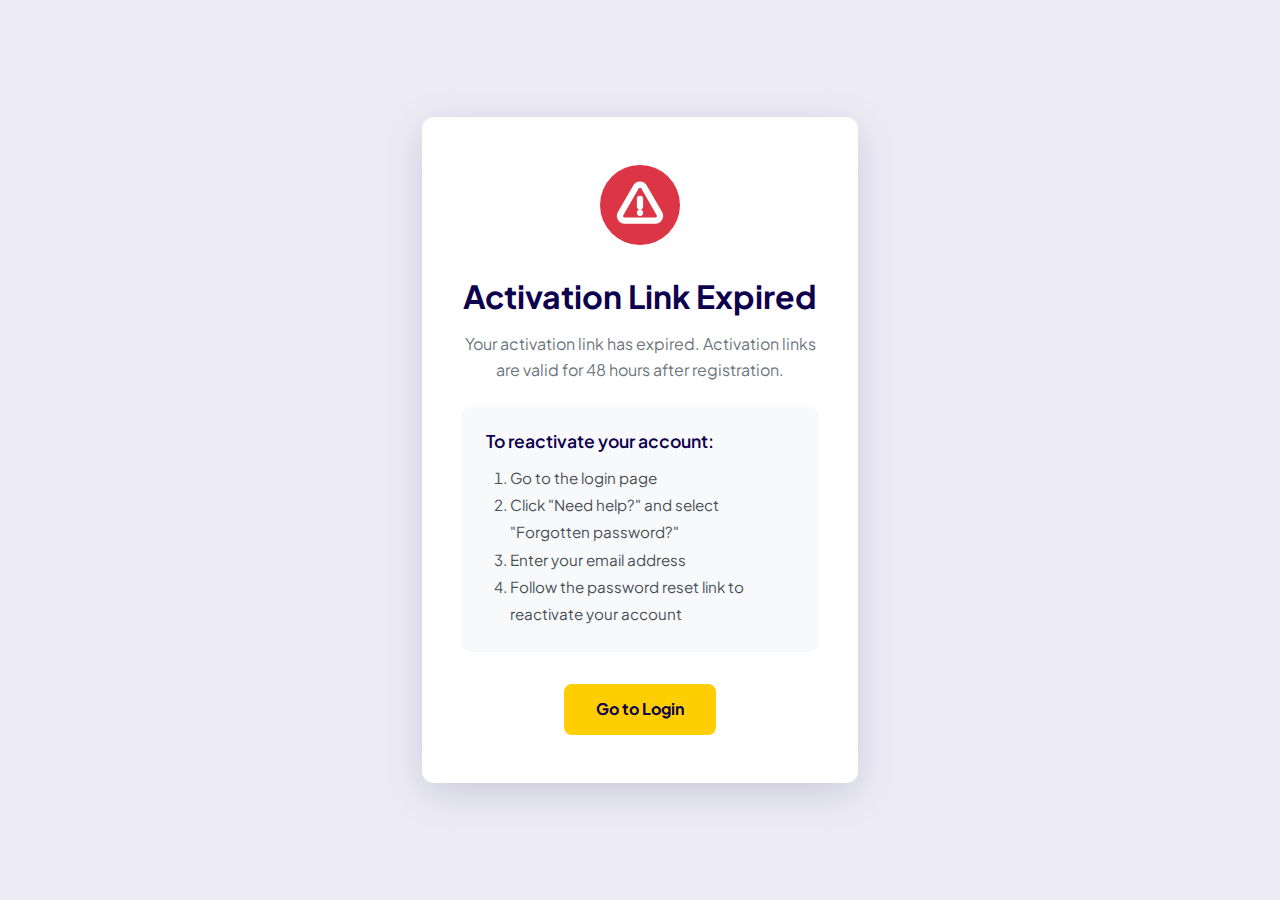
<file: templates/activation_expired.html>
<!DOCTYPE html>
<html lang="en">
<head>
    <meta charset="UTF-8">
    <meta name="viewport" content="width=device-width, initial-scale=1.0">
    <title>Activation Link Expired - DA1.1 Tracker</title>
    <link href="https://cdn.jsdelivr.net/npm/bootstrap@5.3.2/dist/css/bootstrap.min.css" rel="stylesheet">
    <link href="https://fonts.googleapis.com/css2?family=Plus+Jakarta+Sans:wght@400;500;600;700&display=swap" rel="stylesheet">
    <style>
        body {
            background-color: #edecf6;
            font-family: 'Plus Jakarta Sans', sans-serif;
            height: 100vh;
            display: flex;
            align-items: center;
            justify-content: center;
        }

        .activation-container {
            width: 100%;
            max-width: 500px;
            padding: 2rem;
        }

        .activation-card {
            background: white;
            border-radius: 12px;
            box-shadow: 0 10px 40px rgba(13, 0, 77, 0.15);
            padding: 3rem 2.5rem;
            text-align: center;
        }

        .expired-icon {
            width: 80px;
            height: 80px;
            background-color: #dc3545;
            border-radius: 50%;
            display: flex;
            align-items: center;
            justify-content: center;
            margin: 0 auto 2rem;
        }

        .expired-icon svg {
            width: 50px;
            height: 50px;
            stroke: white;
        }

        h1 {
            color: #0d004d;
            font-weight: 700;
            font-size: 2rem;
            margin-bottom: 1rem;
        }

        p {
            color: #6c757d;
            font-size: 1rem;
            line-height: 1.6;
            margin-bottom: 1.5rem;
        }

        .instructions {
            background-color: #f8f9fa;
            border-radius: 8px;
            padding: 1.5rem;
            margin-bottom: 2rem;
            text-align: left;
        }

        .instructions h3 {
            color: #0d004d;
            font-size: 1.1rem;
            font-weight: 600;
            margin-bottom: 0.75rem;
        }

        .instructions ol {
            color: #495057;
            font-size: 0.95rem;
            line-height: 1.8;
            margin-bottom: 0;
            padding-left: 1.5rem;
        }

        .btn-login {
            background-color: #ffce00;
            border: none;
            border-radius: 8px;
            color: #0d004d;
            font-weight: 700;
            font-size: 1rem;
            padding: 0.85rem 2rem;
            text-decoration: none;
            display: inline-block;
            transition: all 0.3s ease;
        }

        .btn-login:hover {
            background-color: #e6b800;
            transform: translateY(-2px);
            box-shadow: 0 6px 20px rgba(255, 206, 0, 0.4);
            color: #0d004d;
        }
    </style>
</head>
<body>
    <div class="activation-container">
        <div class="activation-card">
            <div class="expired-icon">
                <svg xmlns="http://www.w3.org/2000/svg" fill="none" viewBox="0 0 24 24" stroke-width="3" stroke="currentColor">
                    <path stroke-linecap="round" stroke-linejoin="round" d="M12 9v3.75m-9.303 3.376c-.866 1.5.217 3.374 1.948 3.374h14.71c1.73 0 2.813-1.874 1.948-3.374L13.949 3.378c-.866-1.5-3.032-1.5-3.898 0L2.697 16.126zM12 15.75h.007v.008H12v-.008z" />
                </svg>
            </div>

            <h1>Activation Link Expired</h1>

            <p>
                Your activation link has expired. Activation links are valid for 48 hours after registration.
            </p>

            <div class="instructions">
                <h3>To reactivate your account:</h3>
                <ol>
                    <li>Go to the login page</li>
                    <li>Click "Need help?" and select "Forgotten password?"</li>
                    <li>Enter your email address</li>
                    <li>Follow the password reset link to reactivate your account</li>
                </ol>
            </div>

            <a href="{{ url_for('login') }}" class="btn-login">Go to Login</a>
        </div>
    </div>

    <script src="https://cdn.jsdelivr.net/npm/bootstrap@5.3.2/dist/js/bootstrap.bundle.min.js"></script>
</body>
</html>
</file>
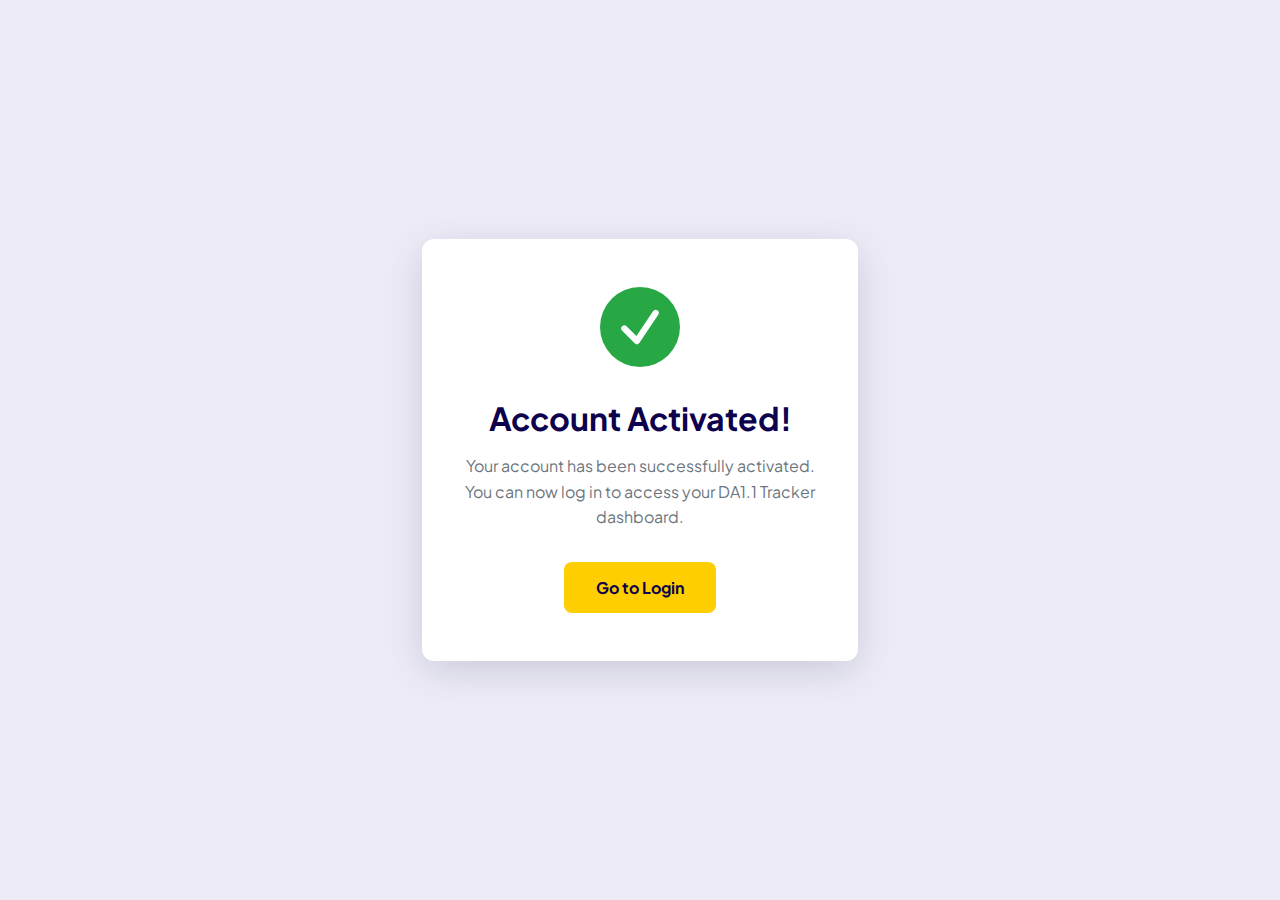
<file: templates/activation_success.html>
<!DOCTYPE html>
<html lang="en">
<head>
    <meta charset="UTF-8">
    <meta name="viewport" content="width=device-width, initial-scale=1.0">
    <title>Account Activated - DA1.1 Tracker</title>
    <link href="https://cdn.jsdelivr.net/npm/bootstrap@5.3.2/dist/css/bootstrap.min.css" rel="stylesheet">
    <link href="https://fonts.googleapis.com/css2?family=Plus+Jakarta+Sans:wght@400;500;600;700&display=swap" rel="stylesheet">
    <style>
        body {
            background-color: #edecf6;
            font-family: 'Plus Jakarta Sans', sans-serif;
            height: 100vh;
            display: flex;
            align-items: center;
            justify-content: center;
        }

        .activation-container {
            width: 100%;
            max-width: 500px;
            padding: 2rem;
        }

        .activation-card {
            background: white;
            border-radius: 12px;
            box-shadow: 0 10px 40px rgba(13, 0, 77, 0.15);
            padding: 3rem 2.5rem;
            text-align: center;
        }

        .success-icon {
            width: 80px;
            height: 80px;
            background-color: #28a745;
            border-radius: 50%;
            display: flex;
            align-items: center;
            justify-content: center;
            margin: 0 auto 2rem;
        }

        .success-icon svg {
            width: 50px;
            height: 50px;
            stroke: white;
        }

        h1 {
            color: #0d004d;
            font-weight: 700;
            font-size: 2rem;
            margin-bottom: 1rem;
        }

        p {
            color: #6c757d;
            font-size: 1rem;
            line-height: 1.6;
            margin-bottom: 2rem;
        }

        .btn-login {
            background-color: #ffce00;
            border: none;
            border-radius: 8px;
            color: #0d004d;
            font-weight: 700;
            font-size: 1rem;
            padding: 0.85rem 2rem;
            text-decoration: none;
            display: inline-block;
            transition: all 0.3s ease;
        }

        .btn-login:hover {
            background-color: #e6b800;
            transform: translateY(-2px);
            box-shadow: 0 6px 20px rgba(255, 206, 0, 0.4);
            color: #0d004d;
        }
    </style>
</head>
<body>
    <div class="activation-container">
        <div class="activation-card">
            <div class="success-icon">
                <svg xmlns="http://www.w3.org/2000/svg" fill="none" viewBox="0 0 24 24" stroke-width="3" stroke="currentColor">
                    <path stroke-linecap="round" stroke-linejoin="round" d="M4.5 12.75l6 6 9-13.5" />
                </svg>
            </div>

            <h1>Account Activated!</h1>

            <p>
                Your account has been successfully activated. You can now log in to access your DA1.1 Tracker dashboard.
            </p>

            <a href="{{ url_for('login') }}" class="btn-login">Go to Login</a>
        </div>
    </div>

    <script src="https://cdn.jsdelivr.net/npm/bootstrap@5.3.2/dist/js/bootstrap.bundle.min.js"></script>
</body>
</html>
</file>
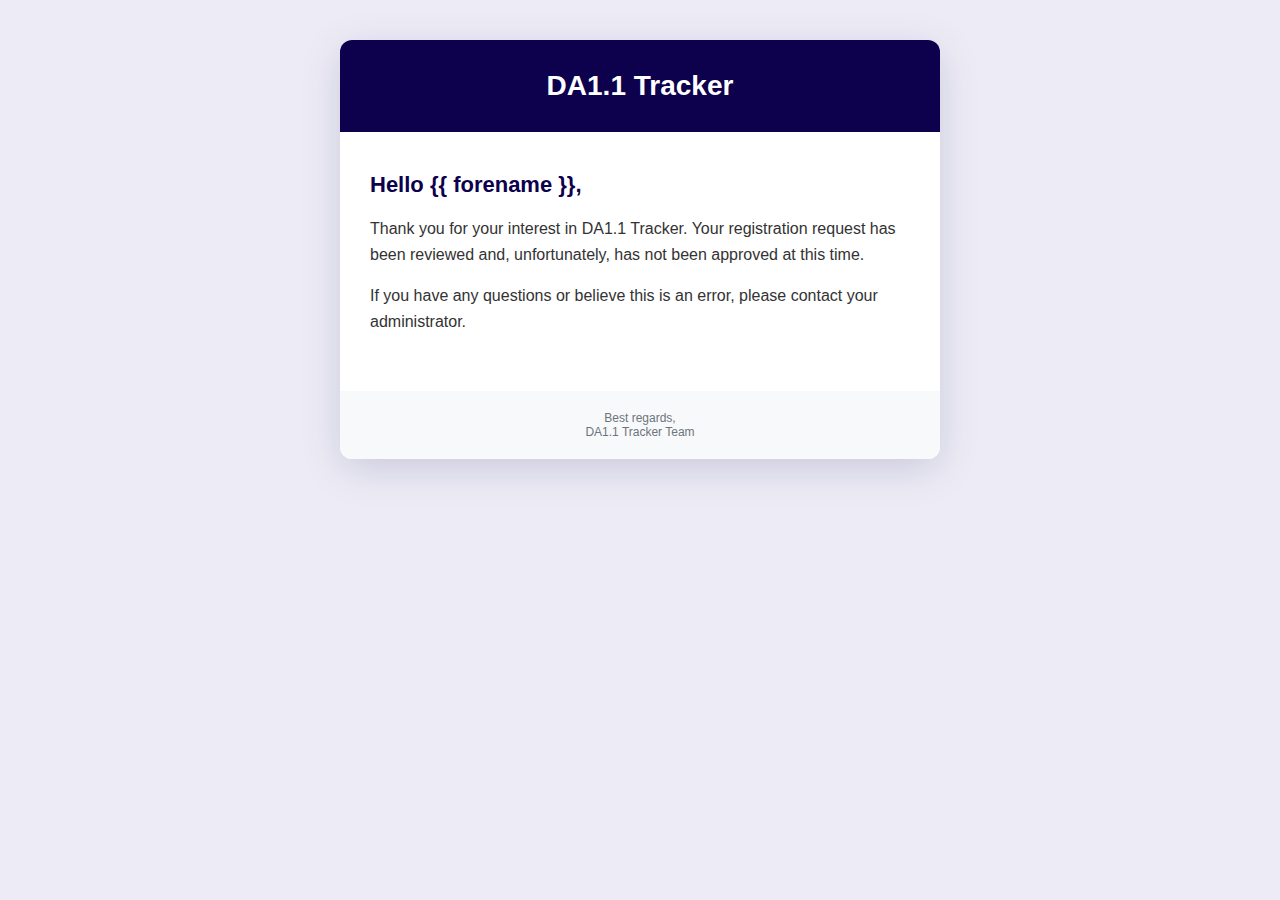
<file: templates/emails/rejection.html>
<!DOCTYPE html>
<html lang="en">
<head>
    <meta charset="UTF-8">
    <meta name="viewport" content="width=device-width, initial-scale=1.0">
    <title>DA1.1 Tracker — Registration Request</title>
</head>
<body style="font-family: 'Plus Jakarta Sans', Arial, sans-serif; background-color: #edecf6; margin: 0; padding: 0;">
    <table width="100%" cellpadding="0" cellspacing="0" style="background-color: #edecf6; padding: 40px 20px;">
        <tr>
            <td align="center">
                <table width="600" cellpadding="0" cellspacing="0" style="background-color: white; border-radius: 12px; box-shadow: 0 10px 40px rgba(13, 0, 77, 0.15);">
                    <!-- Header -->
                    <tr>
                        <td style="background-color: #0d004d; padding: 30px; text-align: center; border-radius: 12px 12px 0 0;">
                            <h1 style="color: white; margin: 0; font-size: 28px; font-weight: 700;">DA1.1 Tracker</h1>
                        </td>
                    </tr>

                    <!-- Body -->
                    <tr>
                        <td style="padding: 40px 30px;">
                            <h2 style="color: #0d004d; font-size: 22px; font-weight: 600; margin-top: 0;">Hello {{ forename }},</h2>

                            <p style="color: #333; font-size: 16px; line-height: 1.6;">
                                Thank you for your interest in DA1.1 Tracker. Your registration request has been reviewed and, unfortunately, has not been approved at this time.
                            </p>

                            <p style="color: #333; font-size: 16px; line-height: 1.6;">
                                If you have any questions or believe this is an error, please contact your administrator.
                            </p>
                        </td>
                    </tr>

                    <!-- Footer -->
                    <tr>
                        <td style="background-color: #f8f9fa; padding: 20px 30px; border-radius: 0 0 12px 12px; text-align: center;">
                            <p style="color: #6c757d; font-size: 12px; margin: 0;">
                                Best regards,<br>
                                DA1.1 Tracker Team
                            </p>
                        </td>
                    </tr>
                </table>
            </td>
        </tr>
    </table>
</body>
</html>
</file>
